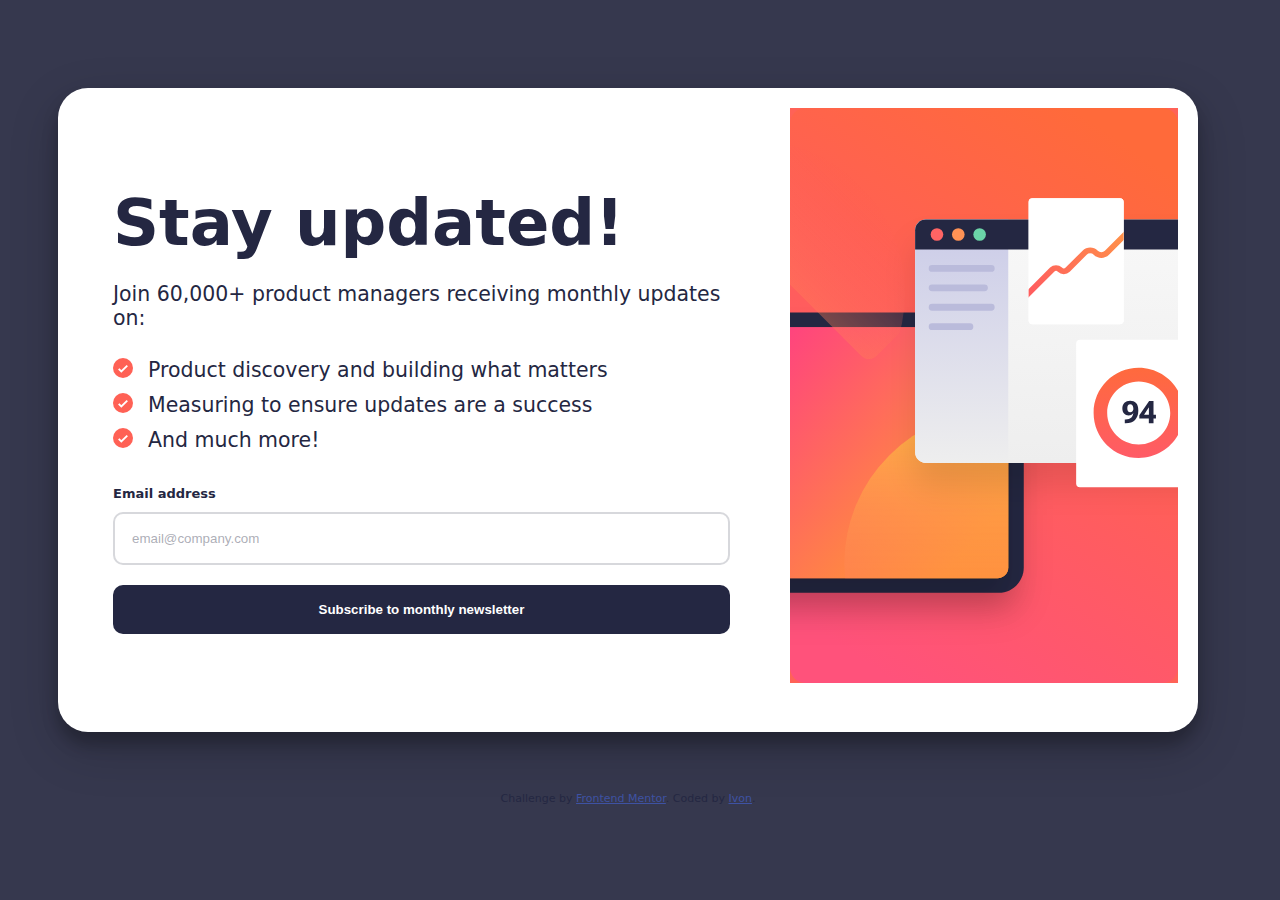
<file: index.html>
<!DOCTYPE html>
<html lang="en">
<head>
  <meta charset="UTF-8">
  <meta name="viewport" content="width=device-width, initial-scale=1.0"> <!-- displays site properly based on user's device -->

  <link rel="icon" type="image/png" sizes="32x32" href="./assets/images/favicon-32x32.png">
  <link rel="stylesheet" href="style.css">
    <link rel="stylesheet" href="style.css">

  
  <title>Frontend Mentor | Newsletter sign-up form with success message</title>

  <!-- Feel free to remove these styles or customise in your own stylesheet 👍 -->
  <style>
    .attribution { font-size: 11px; text-align: center; }
    .attribution a { color: hsl(228, 45%, 44%); }
  </style>
</head>
<body>
  <script src="code.js"></script>

  <!-- Sign-up form start -->

  <div class="container">
    <div class="todo">
   
    <div >
      <img src="assets/images/illustration-sign-up-desktop.svg" class="imagen">
      <img src="assets/images/illustration-sign-up-mobile.svg" class="imagen2">
    </div>
    <div class="formulario">
      <h1>Stay updated!</h1>
      <p>Join 60,000+ product managers receiving monthly updates on:</p>
      
        <div class="list">
          <div class="espacio">          <img src="assets/images/icon-list.svg" class="lista">
            <h5>Product discovery and building what matters</h5>
          </div>
          <div class="espacio">          <img src="assets/images/icon-list.svg" class="lista">
          <h5>
            Measuring to ensure updates are a success
          </h5>
          </div>
          <div class="espacio">          <img src="assets/images/icon-list.svg" class="lista">
         <h5>And much more!</h5>
          </div>
        </div>
      
      <div class="correo">  
        <h2>Email address</h2>
        <input id="email" placeholder="email@company.com" class="inp"></input>
        <a href="success.html">
        <button class="boton" type="button" >Subscribe to monthly newsletter</button>
        </a>
      </div>
    </div>
       
  </div>
  </div>
 






  <!-- Sign-up form end -->

  <!-- Success message start -->
<!--
  <div class="message" hidden="on">
    <div class="container2">
      <header>
        <img src="assets/images/icon-success.svg">
      </header>
      <h1>  Thanks for subscribing!
      </h1>
      <h3>  A confirmation email has been sent to ash@loremcompany.com. 
        Please open it and click the button inside to confirm your subscription.</h3>
      <button class="boton2">  Dismiss message
      </button>
    </div>
  </div>

-->



  <!-- Success message end -->
  
  <div class="attribution">
    Challenge by <a href="https://www.frontendmentor.io?ref=challenge" target="_blank">Frontend Mentor</a>. 
    Coded by <a href="#">Ivon</a>.
  </div>
</body>
</html>
</file>
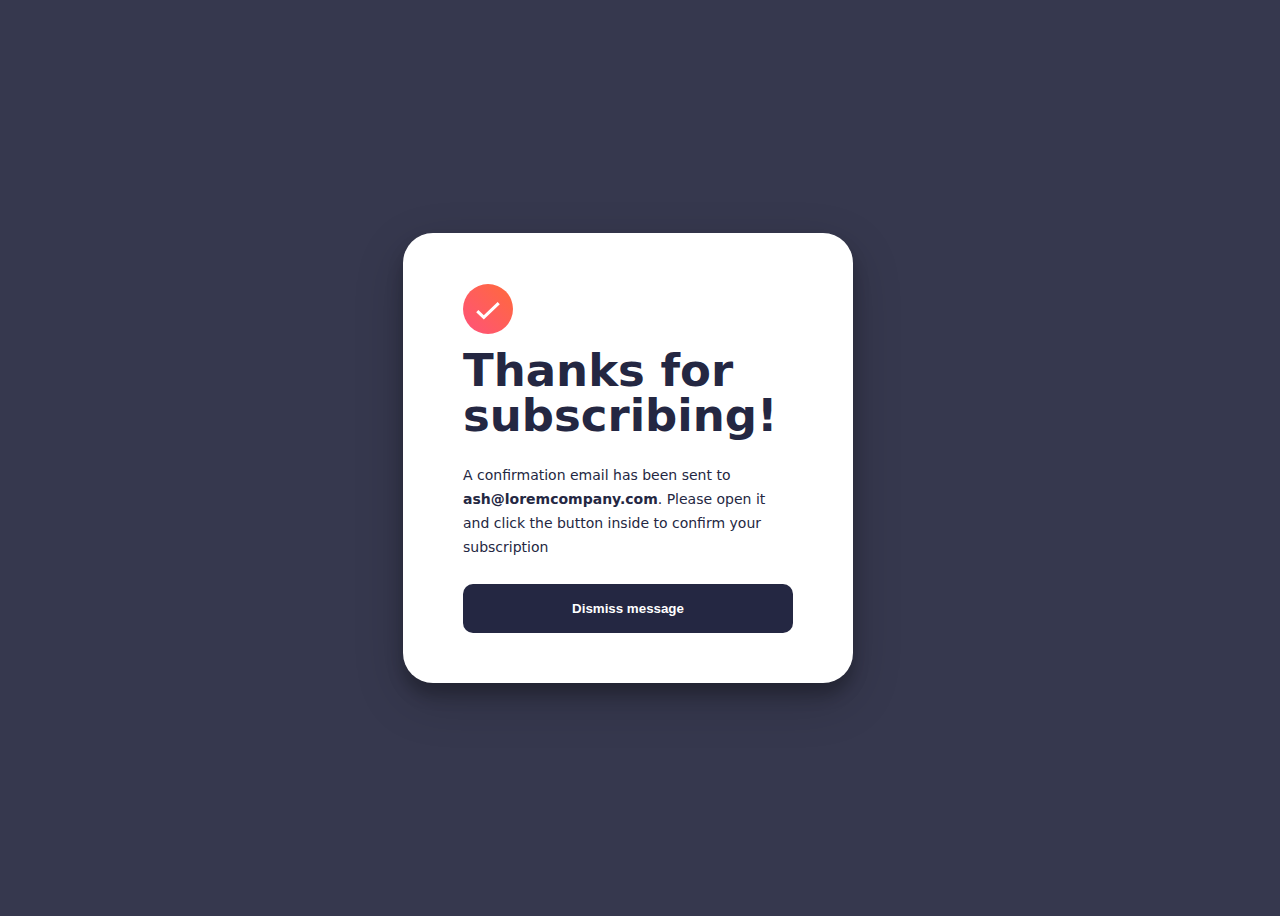
<file: success.html>
<!DOCTYPE html>
<html lang="en">
<head>
    <meta charset="UTF-8">
    <meta name="viewport" content="width=device-width, initial-scale=1.0">
    <link rel="stylesheet" href="style.css">
    <title>Document</title>
</head>

<body2>
        <div class="container2">
          <header>
            <img src="assets/images/icon-success.svg" class="img2">
          </header>
          <h4>  Thanks for subscribing!
          </h4>
          <h3>  A confirmation email has been sent to <strong>ash@loremcompany.com</strong>. 
            Please open it and click the button inside to confirm your subscription</h3>
          <button class="boton2">  Dismiss message
          </button>
        </div>


</body2>
</html>
</file>
<file: style.css>
body{
    background: hsl(235, 18%, 26%);
    max-width: 1240px;
    min-width: 375px;
    font-size: 1.6vw;
    font-weight: 400;
    color: hsl(234, 29%, 20%);
    font-family:system-ui, -apple-system, BlinkMacSystemFont, 'Segoe UI', Roboto, Oxygen, Ubuntu, Cantarell, 'Open Sans', 'Helvetica Neue', sans-serif;
    display: flex;
    flex-direction: column;
    align-items: center;
    justify-content: center;

}
h5{
    font-size: 1.6vw;
    font-weight: 400;
    color: hsl(234, 29%, 20%);
    font-family:system-ui, -apple-system, BlinkMacSystemFont, 'Segoe UI', Roboto, Oxygen, Ubuntu, Cantarell, 'Open Sans', 'Helvetica Neue', sans-serif;
    margin-top: 10px;
    margin-bottom: 5px;
    margin-left: 15px;
}


.container{
    background-color: hsl(0, 0%, 100%);
    border-radius: 30px;
    display: flex;
    flex-direction: row-reverse;
    justify-content: center;
    align-items: center;
    margin-left: 50px;
    margin-right: 50px;
    margin-top: 80px;
    margin-bottom: 60px;
    max-height: 50%;
    width: fit-content;
    box-shadow: 0 12px 16px 0 rgba(0,0,0,0.24), 0 17px 50px 0 rgba(0,0,0,0.19);


}
.imagen2{content-visibility: hidden;}

.formulario{
    padding: 60px;
    padding-left: 35px;
    display: flex;
    flex-direction: column;


}
h1{
    font-size: 5vw;
    margin-bottom: 1px;
    margin-top: 0px;
}



h2{
    font-size: 13px;
}

.list{
    margin-bottom: 20px;
    display: flex;
    flex-direction: column;
    height: -webkit-fill-available;}

.lista{
    height: 20px;
}

*{
    box-sizing: border-box;

}
.inp{
    width: 100%;
    padding: 17px;
    margin-bottom: 20px;
    border-radius: 10px;
    border-color: hsl(231deg 7% 60% / 37%);
    border-style: solid;
    -webkit-text-fill-color: hsl(231deg 7% 60% / 76%);
    

}
.inp:hover{
    cursor: pointer;
    border-color: black;
    border-style: solid;
    -webkit-text-fill-color: hsl(234, 29%, 20%);

}
.boton{
    width: 100%;
    padding: 17px;
    border-radius: 10px;
    border: none;
    color: hsl(0, 0%, 100%);
    font-weight: 600;
    background-color: hsl(234, 29%, 20%);

}
.boton:hover{
    box-shadow: 0 12px 16px 0 rgba(0,0,0,0.24), 0 17px 50px 0 rgba(0,0,0,0.19);
    cursor: pointer;
    background-image: linear-gradient(45deg, #ed5e8e, #FF7043);;

}
.imagen{
    background-color: hsl(4, 100%, 67%);
    max-width: 100%;
    height: auto;
}
.todo{
    display: flex;
    flex-direction: row-reverse;
    align-items: center;
    margin: 20px;
}
.espacio{
    display: flex;
    line-height: 20px;
    align-content: center;
    flex-wrap: wrap;
    align-items: center;
    
}



body2{
    background: hsl(235, 18%, 26%);
    font-size: 14px;
    font-weight: 400;
    color: hsl(234, 29%, 20%);
    font-family: system-ui, -apple-system, BlinkMacSystemFont, 'Segoe UI', Roboto, Oxygen, Ubuntu, Cantarell, 'Open Sans', 'Helvetica Neue', sans-serif;
    display: flex;
    flex-direction: column;
    align-items: center;
    justify-content: center;
    height: 100vh;
    width: 100%;













}
.container2{
    background-color: hsl(0, 0%, 100%);
    border-radius: 30px;
    display: flex;
    /* width: fit-content; */
    flex-direction: row;
    flex-wrap: wrap;
    height: 450px;
    width: 450px;
    justify-content: flex-start;
    padding-left: 60px;
    align-content: space-around;
    /* padding-top: 0px; */
    /* padding-bottom: 0px; */
    padding-right: 60px;
    padding-top: 45px;
    padding-bottom: 45px;
    box-shadow: 0 12px 16px 0 rgba(0,0,0,0.24), 0 17px 50px 0 rgba(0,0,0,0.19);







}












h4{
    font-size: 45px;
    /* padding: 0px; */
    margin: 0px;
    line-height: 45px;
}
.img2{
    height: 50px;

}

.boton2{
    width: 100%;
    padding: 17px;
    border-radius: 10px;
    border: none;
    color: hsl(0, 0%, 100%);
    font-weight: 600;
    background-color: hsl(234, 29%, 20%);

}
.boton2:hover{
    box-shadow: 0 12px 16px 0 rgba(0,0,0,0.24), 0 17px 50px 0 rgba(0,0,0,0.19);
    cursor: pointer;
    background-image: linear-gradient(45deg, #ed5e8e, #FF7043);;

}

h3{
    line-height: 24px;

    font-size: 100%;
    font-weight: 400;
    color: hsl(234, 29%, 20%);
    font-family:system-ui, -apple-system, BlinkMacSystemFont, 'Segoe UI', Roboto, Oxygen, Ubuntu, Cantarell, 'Open Sans', 'Helvetica Neue', sans-serif;
   
}

@media only screen and (max-width: 845px) {
    .imagen{content-visibility: hidden;
    }
   /* .imagen2{content-visibility: visible;}*/

    .container {
        background-color: hsl(0, 0%, 100%);
        margin-left: 0px;
        margin-right: 0px;
        margin-top: 0px;
        margin-bottom: 6px;
        border-radius: 0px;
        max-width: 375px;
        max-height: unset;
        height: 98vh;


    }

    .todo{
        display: flex;
        flex-direction: column;
        flex-wrap: wrap;
        align-items: center;


    }

    .imagen2{
        margin-top: -45px;
        padding-top: 0px;
        content-visibility: visible;
    
    }
    .formulario{
        padding: 0px;
        padding-left: 0px;
        width: 330px;
        padding-top: 25px;
        padding-bottom: 35px;
        display: flex;


    }
    body{
        font-size: 100%;
        height: 98vh;


    }
    h1{
        font-size: 240%;
        margin-bottom: 0px;
        margin-top: 0px;
    }
    .list{
        margin-bottom: 20px;
        display: flex;
        flex-direction: column;
        height: -webkit-fill-available;}
    
    .lista{
        height: 20px;
    }
    .espacio{
        display: flex;
        line-height: 30px;
        flex-wrap: nowrap;
        flex-direction: row;
        align-items: baseline;
        line-height: normal;

    }
    h5{
        margin-top: 10px;
        margin-bottom: 5px;
        margin-left: 15px;
        font-size: 100%;
        font-weight: 400;
        color: hsl(234, 29%, 20%);
        font-family:system-ui, -apple-system, BlinkMacSystemFont, 'Segoe UI', Roboto, Oxygen, Ubuntu, Cantarell, 'Open Sans', 'Helvetica Neue', sans-serif;
       
    }
   .correo{
   }
}

@media only screen and (max-width: 845px) {
    .imagen{content-visibility: hidden;
    }
   /* .imagen2{content-visibility: visible;}*/

    .container2 {
        background-color: hsl(0, 0%, 100%);
        padding-top: 145px;
        border-radius: 0px;
        max-width: 375px;
        padding-left: 24px;
        padding-right: 24px;
        display: flex  ;
        flex-direction: row;
        height: 95.6vh;
        align-content: flex-start;
        margin-top: 0px;
    }

    body2{
        font-size: 100%;
        display: flex;
        justify-content: flex-start;
        align-items: center;
        height: 98vh;

    }



    h4{
        font-size: 40px;
        line-height: 45px;
        margin-bottom: 7px;
    }
    .img2{
        height: 65px;
        margin-bottom: 30px;
   
    }
    .boton2{
        margin-top: 249px;
    }
   h3{
    line-height: 24px;

    font-size: 100%;
    font-weight: 400;
    color: hsl(234, 29%, 20%);
    font-family:system-ui, -apple-system, BlinkMacSystemFont, 'Segoe UI', Roboto, Oxygen, Ubuntu, Cantarell, 'Open Sans', 'Helvetica Neue', sans-serif;
   
   }

}
</file>
